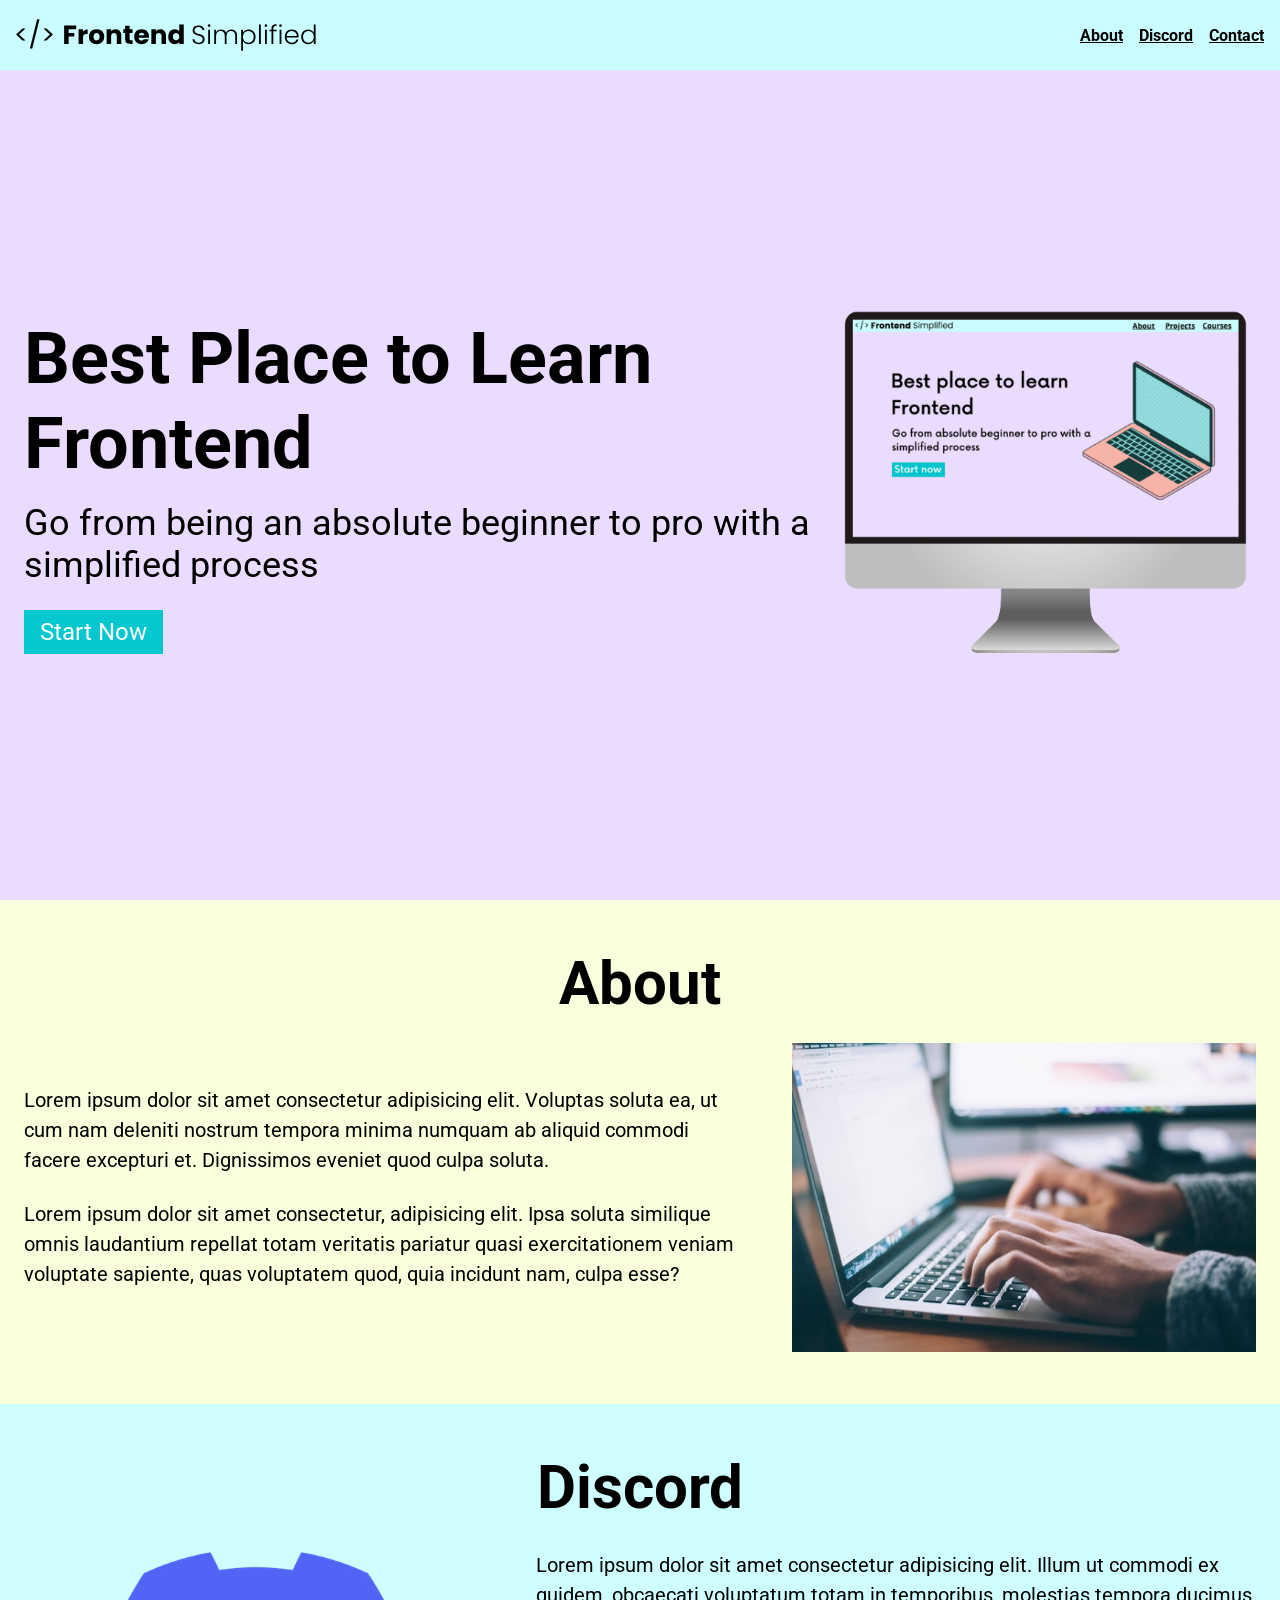
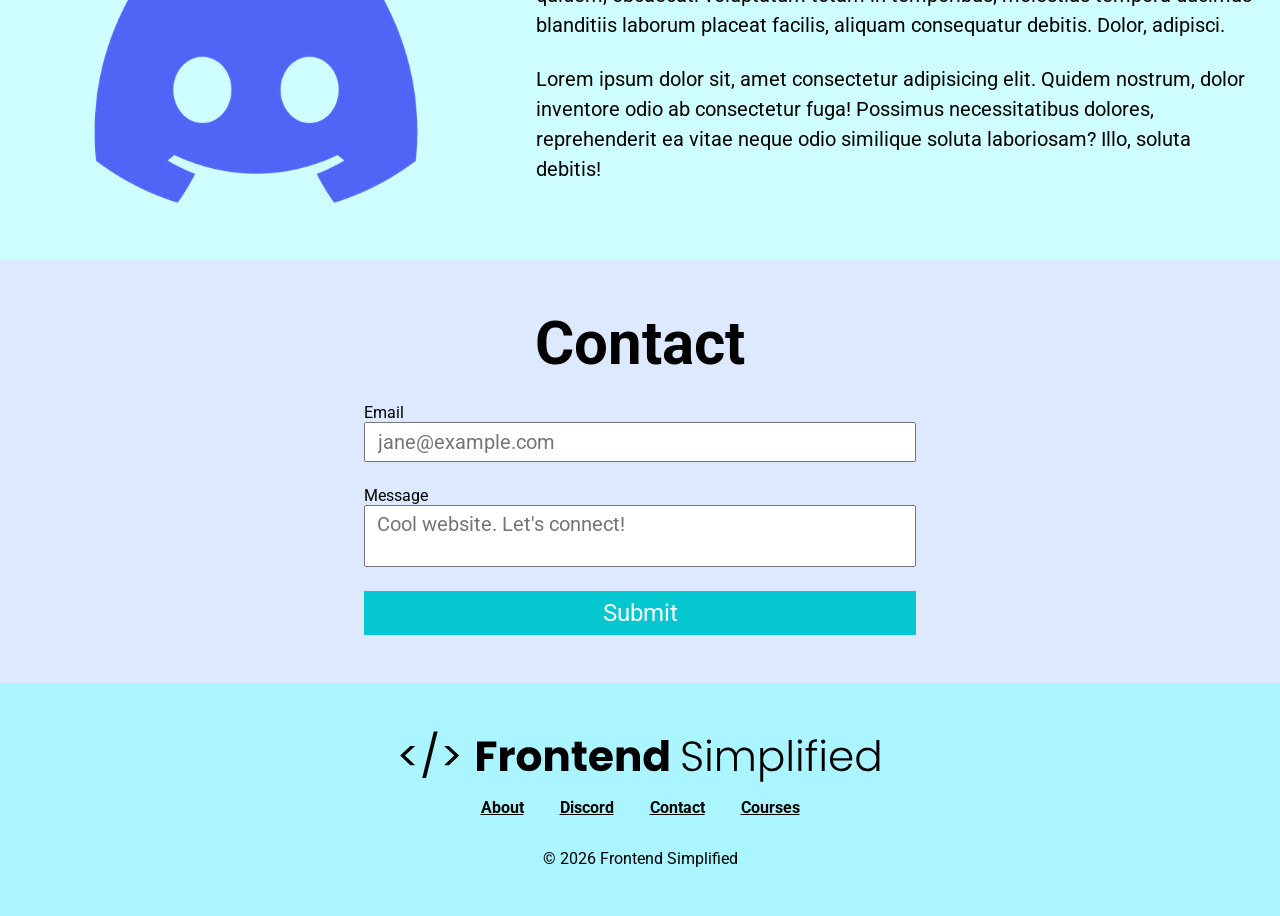
<file: index.html>
<!doctype html>
<html lang="en">
  <head>
    <meta charset="UTF-8" />
    <meta name="viewport" content="width=device-width, initial-scale=1.0" />
    <title>Document</title>
    <link rel="stylesheet" href="./style.css" />
  </head>
  <body>
    <section>
      <nav>
        <img src="./assets/FES.svg" class="logo" alt="" />
        <ul>
          <li><a href="#about">About</a></li>
          <li><a href="#discord">Discord</a></li>
          <li><a href="#contact">Contact</a></li>
        </ul>
      </nav>
      <header>
        <div class="row">
          <div class="home__description">
            <h1>Best Place to Learn Frontend</h1>
            <p class="subheader">
              Go from being an absolute beginner to pro with a simplified
              process
            </p>
            <button class="home__description--button">Start Now</button>
          </div>
          <figure>
            <img src="./assets/laptop.png" alt="" />
          </figure>
        </div>
      </header>
    </section>
    <main>
      <section id="about">
        <h2>About</h2>
        <div class="row">
          <div class="section__description">
            <div class="section__description--wrapper">
              <p class="section__description--para">
                Lorem ipsum dolor sit amet consectetur adipisicing elit.
                Voluptas soluta ea, ut cum nam deleniti nostrum tempora minima
                numquam ab aliquid commodi facere excepturi et. Dignissimos
                eveniet quod culpa soluta.
              </p>
              <p class="section__description--para">
                Lorem ipsum dolor sit amet consectetur, adipisicing elit. Ipsa
                soluta similique omnis laudantium repellat totam veritatis
                pariatur quasi exercitationem veniam voluptate sapiente, quas
                voluptatem quod, quia incidunt nam, culpa esse?
              </p>
            </div>
            <figure class="about__image--wrapper">
              <img src="./assets/about.jpg" alt="" />
            </figure>
          </div>
        </div>
      </section>
      <section id="discord">
        <h2>Discord</h2>
        <div class="row">
          <div class="section__description">
            <figure class="about__image--wrapper">
              <img src="./assets/discord.png" alt="Discord" />
            </figure>
            <div class="section__description--wrapper">
              <p class="section__description--para">
                Lorem ipsum dolor sit amet consectetur adipisicing elit. Illum
                ut commodi ex quidem, obcaecati voluptatum totam in temporibus,
                molestias tempora ducimus blanditiis laborum placeat facilis,
                aliquam consequatur debitis. Dolor, adipisci.
              </p>
              <p class="section__description--para">
                Lorem ipsum dolor sit, amet consectetur adipisicing elit. Quidem
                nostrum, dolor inventore odio ab consectetur fuga! Possimus
                necessitatibus dolores, reprehenderit ea vitae neque odio
                similique soluta laboriosam? Illo, soluta debitis!
              </p>
            </div>
          </div>
        </div>
      </section>
      <section id="contact">
        <h2>Contact</h2>
        <form action="">
          <label for="">Email</label>
          <input type="email" placeholder="jane@example.com" />
          <label for="">Message</label>
          <textarea
            type="text"
            placeholder="Cool website. Let's connect!"
          ></textarea>
          <button>Submit</button>
        </form>
      </section>
    </main>
    <footer>
      <img class="footer__logo" src="./assets/FES.svg" alt="" />
      <div class="footer__links">
        <a class="footer__link" href="#about">About</a>
        <a class="footer__link" href="#discord">Discord</a>
        <a class="footer__link" href="#contact">Contact</a>
        <a class="footer__link" href="">Courses</a>
      </div>
      <p>&copy; 2026 Frontend Simplified</p>
    </footer>
  </body>
</html>
</file>
<file: style.css>
@import url('https://fonts.googleapis.com/css2?family=Roboto:ital,wdth,wght@0,75..100,100..900;1,75..100,100..900&display=swap');

* {
  font-family: 'Roboto', serif;
  padding: 0;
  margin: 0;
  box-sizing: border-box;
}

nav {
  height: 70px;
  display: flex;
  justify-content: space-between;
  align-items: center;
  padding: 0 16px;
  background-color: #cafdff;
}

a {
  color: #000;
  font-size: 16px;
  font-weight: 700;
}

ul {
  display: flex;  /* The list items inside ul didn't need to be inside of a div to lay out sideways */
}

li {
  list-style-type: none;
  padding-left: 16px;
}

.logo {
  width: 300px;
}

header {
  background-color: #eadcff;
  height: calc(100vh - 70px);
  padding: 24px;
  display: flex;
  align-items: center;
  justify-content: center;
}

.row {
  width: 100%;
  max-width: 1300px; /* Here's the trick. We're CAPPING the maximum width. */
  margin: 0 auto;
  display: flex;
  align-items: center;
  justify-content: center;
}

#about,
#discord,
#contact,
footer {
  padding: 48px 0;
}

h1 {
  font-size: 72px;
}

.subheader {
  font-size: 36px;
  margin: 16px 0 24px 0;
}

button {
  background-color: #05c7cf;
  color: white; /* color of the text inside the button */
  border: none;
  padding: 8px 16px;
  font-size: 24px; 
  cursor: pointer; /* cursor: pointer is not a default for a button */
}

/* 
About 
*/

#about {
  background-color: #f8ffdc;
}

h2 {
  font-size: 60px;
  text-align: center;
  margin-bottom: 24px;
}

.section__description {
  display: flex;
  justify-content: center;
  align-items: center;
}

.about__image--wrapper {
  width: 40%; /* image is 40% of the total width of both the text and the figure */
}

img {
  width: 100%;
}

.section__description--wrapper {
  width: 60%; /* text is 60% of the total width of both the text and the figure */
}

.section__description--wrapper, /* targeting two different classes at one time */
.about__image--wrapper {
  padding: 0 24px;
}

.section__description--para {
  font-size: 20px;
  line-height: 1.5;
  margin-bottom: 24px;
}

/* 
Discord
 */

#discord {
  background-color: #cefeff;
}

/* 
Contact
 */

#contact {
  background-color: #dce9ff;
}

form {
  width: 100%;
  max-width: 600px;
  display: flex;
  flex-direction: column;
  margin: 0 auto;
  padding: 0 24px;
}

input, textarea {
  margin-bottom: 24px;
  font-size: 20px; /* font size of the text typed inside the boxes of both types */
  padding: 6px 12px; /* padding around the typed text inside the boxes */
}

textarea {
  resize: none;
}

/* 
Footer
  */

footer {
  background-color: #aaf5ff;
  display: flex;
  flex-direction: column;
  align-items: center;
}

.footer__logo {
  max-width: 480px;
  margin-bottom: 16px;
}

.footer__links {
  margin-bottom: 32px;
}

.footer__link {
  padding: 0 16px;
}

/* 
Responsiveness
 */

@media (max-width: 728px) { /* Small phones, tablets, large smartphones */
  header {
    height: 100vh;
  }
  
  .row {
    flex-direction: column;
  }

  .home__description {
    margin-bottom: 24px;
    display: flex;
    flex-direction: column;
    align-items: center;
  }

  h1 {
    text-align: center;
    font-size: 60px;
  }

  .subheader {
    text-align: center;
    font-size: 20px;
  }

  .home__description--button {
    max-width: 240px;
    font-size: 20px;
  }

  
  ul { /* the ul items in the nav bar will disapear */
    display: none; 
  }
  
  .section__description { /* target sections that were df before, and make them flex-direction: column; */
    flex-direction: column;
  }
  
  img {
    width: 100%;
  }

  .section__description--wrapper { /* wrapped just the p tags, which were 60% of the width at >728px */
    width: 100%;
  }

  .about__image--wrapper {
    width: 100%; /* was 40% of the width at >728px */
    padding: 24px 8px;
  }

  #discord .section__description {
    flex-direction: column-reverse; /* puts discord image on top of the p tags instead of below them, like in the about section */
  }

  footer {
    padding: 48px 24px; /* padding in from the sides (this was 48px 0 before), makes the image smaller if we don't hard code it. Use % values. You're always better off using % values */
  }

  .footer__logo {
    max-width: 360px;
  }

  .footer__link {
    padding: 0 8px;
    font-size: 18px;
  }

  .footer__links {
    margin-bottom: 24px;
  }
}
</file>
